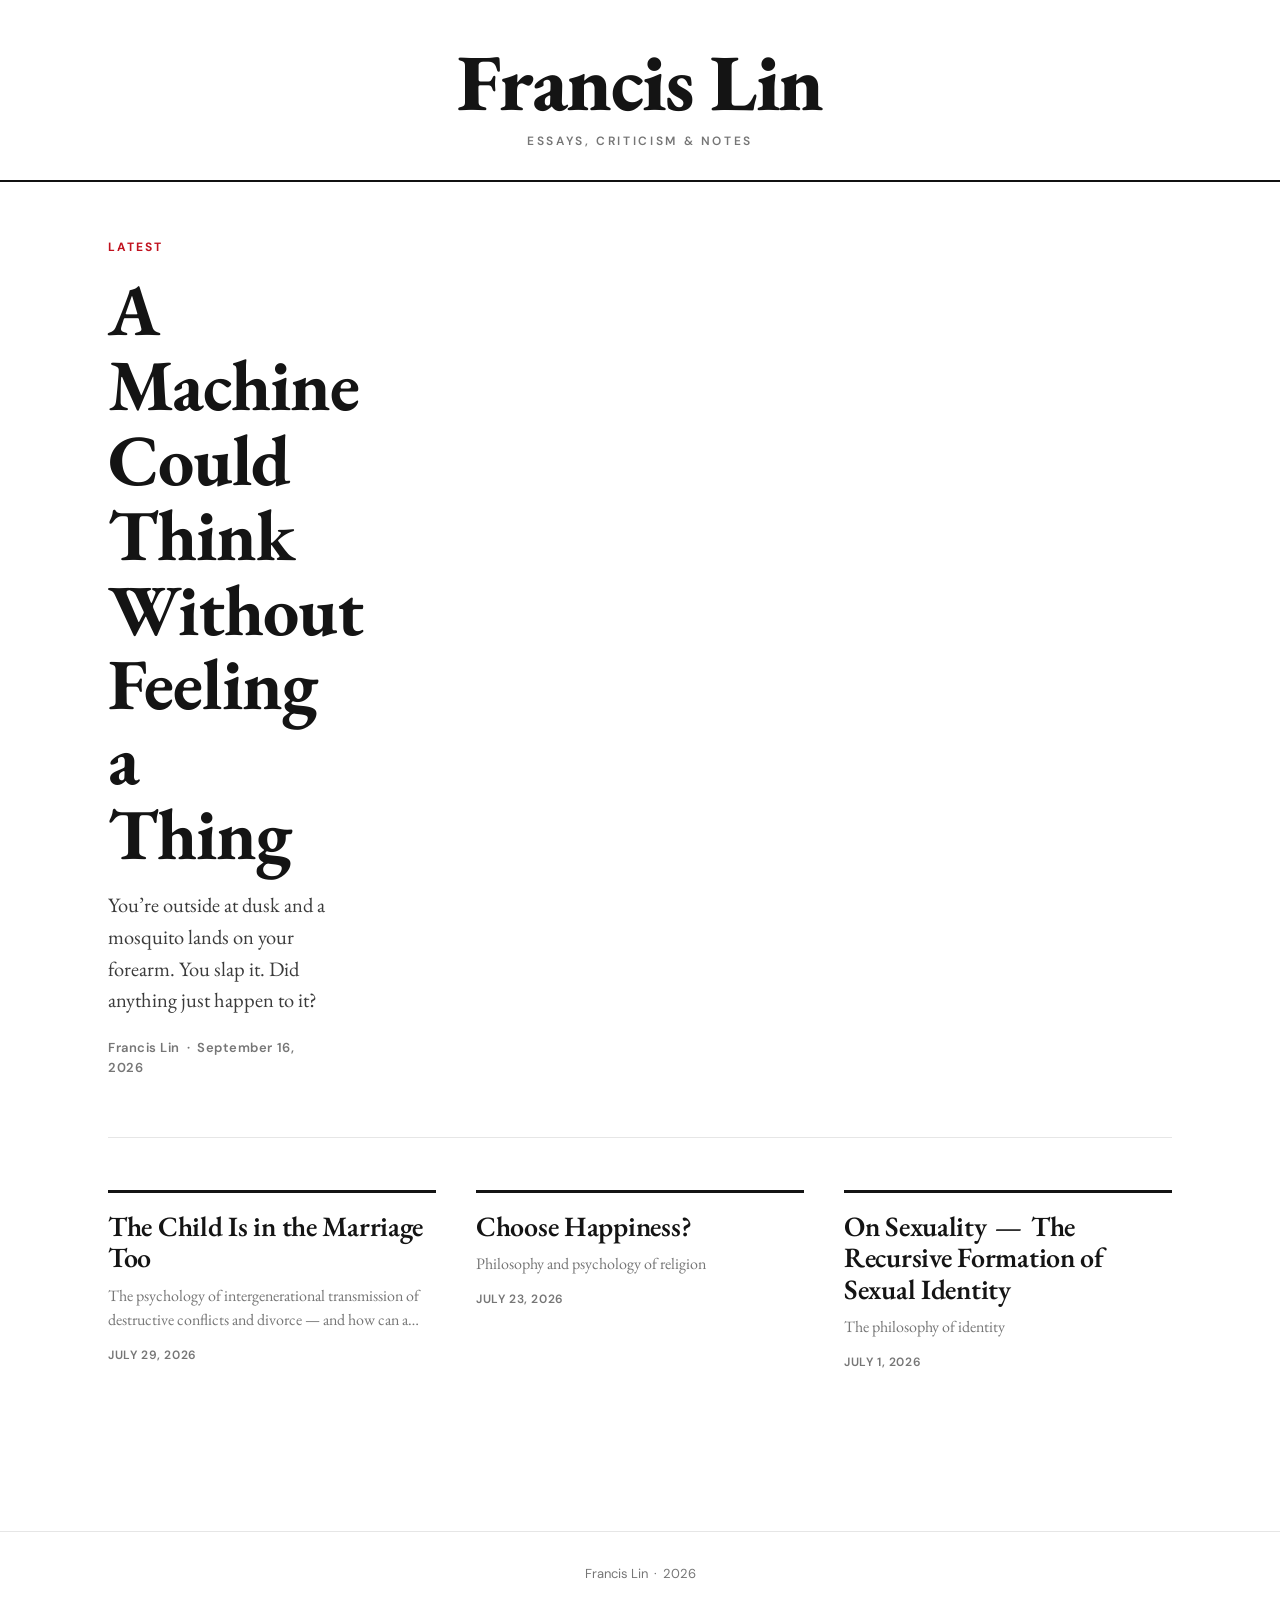
<file: index.html>
<!DOCTYPE html>
<html lang="en">
<head>
  <meta charset="UTF-8" />
  <meta name="viewport" content="width=device-width, initial-scale=1.0" />
  <link rel="canonical" href="https://formosareview.org/index.html" />
  <link rel="icon" type="image/png" href="logo.png" />
  <title>Francis Lin</title>
  <meta name="description" content="Essays, criticism, and notes by Francis Lin." />
  <meta property="og:title" content="Francis Lin" />
  <meta property="og:description" content="Essays, criticism, and notes by Francis Lin." />
  <meta property="og:type" content="website" />
  <meta name="twitter:card" content="summary" />
  <link rel="preconnect" href="https://fonts.googleapis.com" />
  <link rel="preconnect" href="https://fonts.gstatic.com" crossorigin />
  <link href="https://fonts.googleapis.com/css2?family=EB+Garamond:ital,wght@0,400;0,500;0,600;0,700;0,800;1,400;1,500&family=DM+Sans:ital,opsz,wght@0,9..40,300;0,9..40,400;0,9..40,500;0,9..40,600;0,9..40,700;1,9..40,400&display=swap" rel="stylesheet" />
  <link rel="stylesheet" href="style.css?v=2" />
</head>
<body data-page="index">
  <a href="#main-content" class="skip-link">Skip to content</a>

  <!-- NAMEPLATE -->
  <header class="site-header">
    <div class="container">
      <a class="nameplate" href="index.html">Francis&nbsp;Lin</a>
      <p class="nameplate-tagline">Essays, criticism &amp; notes</p>
    </div>
  </header>

  <main id="main-content">
    <section class="lead-wrap">
      <div class="container">
        <div id="lead-post" class="feed-hidden"></div>
      </div>
    </section>

    <section class="feed-wrap">
      <div class="container">
        <div id="post-feed" class="feed-hidden"></div>
        <p id="feed-empty" class="feed-empty" style="display:none;">No posts yet — check back soon.</p>
      </div>
    </section>
  </main>

  <footer class="site-footer">
    <div class="container">
      <span>Francis Lin &nbsp;·&nbsp; 2026</span>
    </div>
  </footer>

  <script src="posts.js?v=1"></script>
  <script src="cms.js?v=4"></script>
</body>
</html>
</file>
<file: style.css>
/* ===================================================================
   Francis Lin — personal blog. Bold / magazine.
   =================================================================== */

:root {
  --ink:      #141414;
  --ink-soft: #3a3a3a;
  --muted:    #767676;
  --line:     #e6e6e6;
  --line-2:   #111;
  --paper:    #ffffff;
  --accent:   #c1121f;              /* magazine red, used sparingly */

  --serif: 'EB Garamond', Georgia, 'Times New Roman', serif;
  --sans:  'DM Sans', -apple-system, BlinkMacSystemFont, 'Segoe UI', Arial, sans-serif;

  --wrap:   1120px;
  --narrow: 720px;
}

*, *::before, *::after { box-sizing: border-box; margin: 0; padding: 0; }

html { -webkit-text-size-adjust: 100%; }

body {
  font-family: var(--sans);
  color: var(--ink);
  background: var(--paper);
  line-height: 1.5;
  opacity: 0;
  transition: opacity 0.4s ease;
  -webkit-font-smoothing: antialiased;
  text-rendering: optimizeLegibility;
}

a { color: inherit; text-decoration: none; }
img { display: block; max-width: 100%; }

.container { max-width: var(--wrap); margin: 0 auto; padding: 0 28px; }
.container-narrow { max-width: var(--narrow); }

/* ── Accessibility ── */
a:focus-visible, button:focus-visible, input:focus-visible,
textarea:focus-visible, [tabindex]:focus-visible {
  outline: 3px solid var(--accent);
  outline-offset: 3px;
}
.skip-link {
  position: absolute; left: 8px; top: -48px; z-index: 100;
  background: var(--ink); color: #fff; padding: 10px 16px;
  font-family: var(--sans); font-size: 14px; font-weight: 600;
  border-radius: 0 0 6px 6px; transition: top 0.15s ease;
}
.skip-link:focus { top: 0; color: #fff; }

@media (prefers-reduced-motion: reduce) {
  *, *::before, *::after {
    animation-duration: .001ms !important; transition-duration: .001ms !important;
  }
}

/* ── Nameplate / masthead ── */
.site-header {
  text-align: center;
  padding: 44px 0 30px;
  border-bottom: 2px solid var(--line-2);
  margin-bottom: 56px;
}
.nameplate {
  display: inline-block;
  font-family: var(--serif);
  font-weight: 800;
  font-size: clamp(42px, 8vw, 80px);
  line-height: 0.95;
  letter-spacing: -0.02em;
  color: var(--ink);
}
.nameplate:hover { color: var(--accent); }
.nameplate-tagline {
  margin-top: 12px;
  font-family: var(--sans);
  font-size: 12px;
  font-weight: 600;
  letter-spacing: 0.22em;
  text-transform: uppercase;
  color: var(--muted);
}
/* Slimmer header on post pages */
.site-header-post { text-align: left; padding: 24px 0; margin-bottom: 40px; }
.nameplate-sm { font-size: clamp(24px, 4vw, 32px); }

/* ── Home: lead story ── */
.lead-wrap { margin-bottom: 60px; }
.feed-hidden { opacity: 0; }

.lead {
  display: grid;
  grid-template-columns: 1.15fr 1fr;
  gap: 48px;
  align-items: center;
}
.lead-media {
  aspect-ratio: 4 / 3;
  overflow: hidden;
  background: #f2f2f2;
}
.lead-media img { width: 100%; height: 100%; object-fit: cover; transition: transform 0.5s ease; }
.lead:hover .lead-media img { transform: scale(1.03); }
.lead-kicker {
  font-family: var(--sans); font-size: 12px; font-weight: 700;
  letter-spacing: 0.16em; text-transform: uppercase;
  color: var(--accent); margin-bottom: 16px;
}
.lead-title {
  font-family: var(--serif); font-weight: 700;
  font-size: clamp(30px, 4.4vw, 58px); line-height: 1.04;
  letter-spacing: -0.015em; color: var(--ink);
}
.lead:hover .lead-title { text-decoration: underline; text-decoration-thickness: 2px; text-underline-offset: 4px; }
.lead-summary {
  font-family: var(--serif); font-size: clamp(17px, 1.6vw, 21px);
  line-height: 1.55; color: var(--ink-soft); margin-top: 18px; max-width: 46ch;
}
.lead-meta {
  font-family: var(--sans); font-size: 13px; font-weight: 600;
  letter-spacing: 0.04em; color: var(--muted); margin-top: 22px;
}
.lead-noimg { grid-template-columns: 1fr; }
.lead-noimg .lead-title { font-size: clamp(34px, 6vw, 72px); }
.lead-noimg .lead-text { max-width: 20ch; }
.lead-noimg .lead-summary { max-width: 52ch; }

/* ── Home: feed grid ── */
.feed-wrap { padding-bottom: 80px; }
#post-feed {
  display: grid;
  grid-template-columns: repeat(auto-fill, minmax(300px, 1fr));
  gap: 52px 40px;
  border-top: 1px solid var(--line);
  padding-top: 52px;
}
.post-card { display: block; }
.post-card-media {
  aspect-ratio: 3 / 2; overflow: hidden; background: #f2f2f2; margin-bottom: 18px;
}
.post-card-media img { width: 100%; height: 100%; object-fit: cover; transition: transform 0.5s ease; }
.post-card:hover .post-card-media img { transform: scale(1.04); }
.post-card-title {
  font-family: var(--serif); font-weight: 600;
  font-size: 25px; line-height: 1.12; letter-spacing: -0.01em; color: var(--ink);
}
.post-card:hover .post-card-title { color: var(--accent); }
.post-card-summary {
  font-family: var(--serif); font-size: 16px; line-height: 1.5;
  color: var(--muted); margin-top: 10px;
  display: -webkit-box; -webkit-line-clamp: 2; -webkit-box-orient: vertical; overflow: hidden;
}
.post-card-meta {
  font-family: var(--sans); font-size: 12px; font-weight: 600;
  letter-spacing: 0.05em; text-transform: uppercase; color: var(--muted); margin-top: 14px;
}
.post-card-noimg {
  border-top: 3px solid var(--ink); padding-top: 18px;
}
.post-card-noimg .post-card-title { font-size: 28px; }

.feed-empty {
  font-family: var(--serif); font-size: 20px; color: var(--muted);
  text-align: center; padding: 60px 0;
}

/* ── Post page ── */
.post-page { padding-bottom: 40px; }
.post-loading, .post-error {
  font-family: var(--sans); font-size: 15px; color: var(--muted); padding: 40px 0;
}
.post-error { color: var(--accent); }

.post-title {
  font-family: var(--serif); font-weight: 700;
  font-size: clamp(32px, 5.2vw, 56px); line-height: 1.05;
  letter-spacing: -0.015em; color: var(--ink);
}
.post-standfirst {
  font-family: var(--serif); font-size: clamp(19px, 2vw, 24px);
  line-height: 1.5; color: var(--ink-soft); margin-top: 20px; font-style: italic;
}
.post-byline {
  font-family: var(--sans); font-size: 13px; font-weight: 600;
  letter-spacing: 0.05em; text-transform: uppercase; color: var(--muted);
  margin-top: 26px; padding-bottom: 26px; border-bottom: 1px solid var(--line);
}
.post-cover { margin: 36px 0 10px; }
.post-cover img { width: 100%; }
.post-cover figcaption {
  font-family: var(--sans); font-size: 12.5px; color: var(--muted);
  margin-top: 10px; line-height: 1.5;
}

/* Rich body (Quill HTML) */
.post-body {
  font-family: var(--serif); font-size: 20px; line-height: 1.75;
  color: var(--ink); margin-top: 34px;
}
.post-body p { margin: 0 0 1.35em; }
.post-body h1, .post-body h2, .post-body h3 {
  font-family: var(--serif); font-weight: 700; line-height: 1.2;
  letter-spacing: -0.01em; margin: 1.8em 0 0.5em;
}
.post-body h1 { font-size: 34px; }
.post-body h2 { font-size: 28px; }
.post-body h3 { font-size: 23px; }
.post-body a { color: var(--accent); text-decoration: underline; text-underline-offset: 2px; }
.post-body blockquote {
  margin: 1.6em 0; padding: 4px 0 4px 26px; border-left: 3px solid var(--ink);
  font-style: italic; color: var(--ink-soft);
}
.post-body ul, .post-body ol { margin: 0 0 1.35em 1.4em; }
.post-body li { margin-bottom: 0.5em; }
.post-body img { margin: 1.8em 0; width: 100%; }
.post-body pre {
  font-family: ui-monospace, SFMono-Regular, Menlo, monospace; font-size: 15px;
  background: #f6f6f6; padding: 16px 18px; overflow-x: auto; margin: 0 0 1.4em; line-height: 1.5;
}
.post-body code { font-family: ui-monospace, SFMono-Regular, Menlo, monospace; font-size: 0.9em; }
.post-body hr { border: none; border-top: 1px solid var(--line); margin: 2.4em 0; }

/* ── Read next ── */
.read-next-wrap { margin-top: 72px; padding-top: 40px; border-top: 2px solid var(--line-2); }
.read-next-heading {
  font-family: var(--sans); font-size: 13px; font-weight: 700;
  letter-spacing: 0.16em; text-transform: uppercase; color: var(--muted); margin-bottom: 8px;
}
.read-next-item {
  display: flex; align-items: baseline; justify-content: space-between; gap: 20px;
  padding: 18px 0; border-bottom: 1px solid var(--line);
}
.read-next-title {
  font-family: var(--serif); font-size: 22px; font-weight: 600; line-height: 1.2; color: var(--ink);
}
.read-next-item:hover .read-next-title { color: var(--accent); }
.read-next-date {
  font-family: var(--sans); font-size: 12px; font-weight: 600; letter-spacing: 0.05em;
  text-transform: uppercase; color: var(--muted); white-space: nowrap; flex-shrink: 0;
}

/* ── Footer ── */
.site-footer {
  margin-top: 80px; padding: 32px 0; border-top: 1px solid var(--line);
  font-family: var(--sans); font-size: 13px; color: var(--muted); text-align: center;
}
.site-footer a:hover { color: var(--accent); }

/* ── Preview banner ── */
.preview-banner {
  background: #fef3c7; border-bottom: 1px solid #f59e0b; color: #92400e;
  padding: 10px 16px; font-family: var(--sans); font-size: 13px; font-weight: 600;
  text-align: center; position: sticky; top: 0; z-index: 100;
}

/* ── Responsive ── */
@media (max-width: 820px) {
  .lead { grid-template-columns: 1fr; gap: 24px; }
  .lead-media { aspect-ratio: 16 / 9; }
  .lead-summary, .lead-noimg .lead-text, .lead-noimg .lead-summary { max-width: none; }
}
@media (max-width: 640px) {
  .container { padding: 0 20px; }
  .site-header { padding: 32px 0 24px; margin-bottom: 40px; }
  #post-feed { gap: 40px 24px; grid-template-columns: 1fr; }
  .post-body { font-size: 18px; }
  .read-next-item { flex-direction: column; gap: 4px; }
}
</file>
